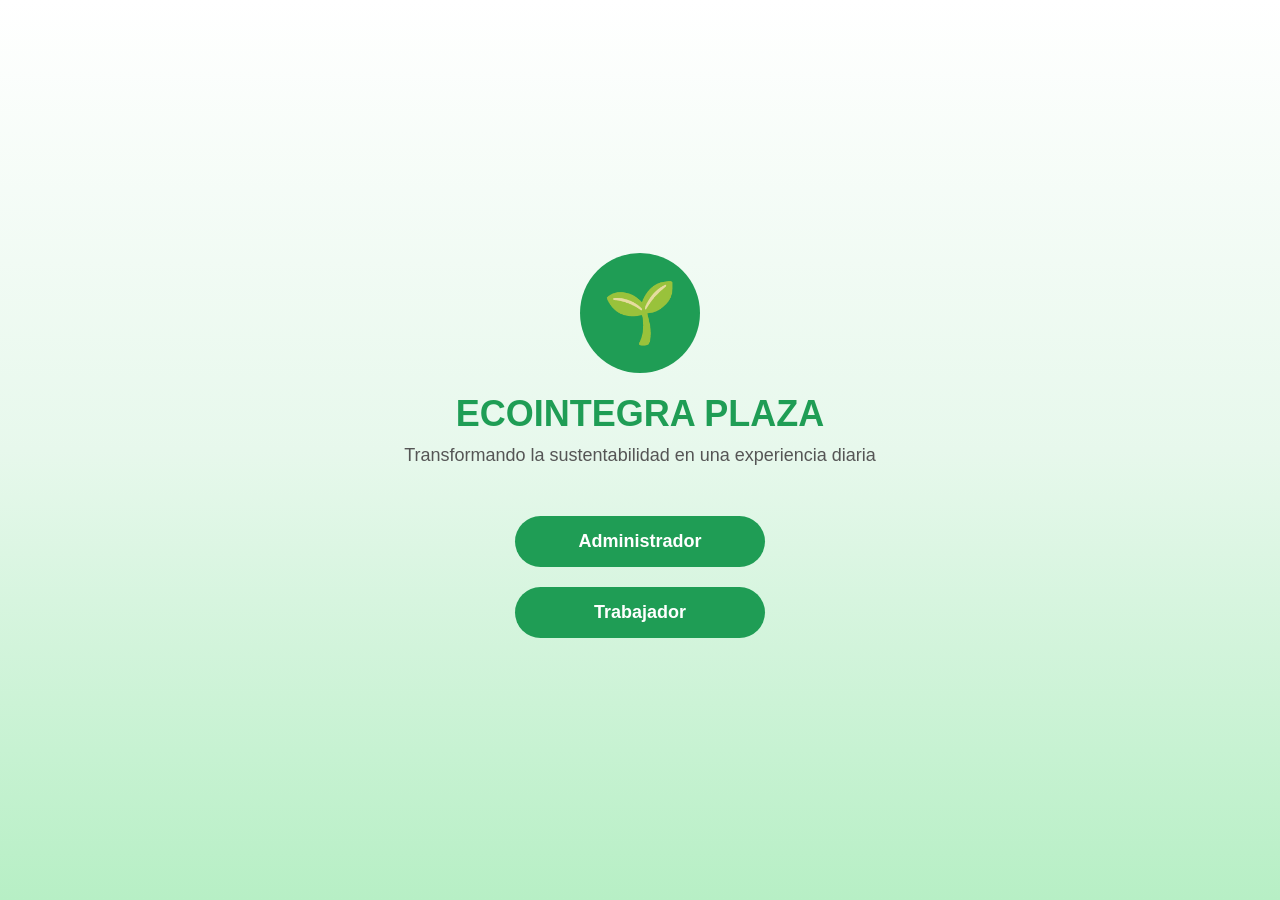
<file: Index.html>
<!DOCTYPE html>
<html lang="es">
<head>
<meta charset="UTF-8">
<meta name="viewport" content="width=device-width, initial-scale=1.0">
<title>ECOINTEGRA PLAZA</title>

<link rel="stylesheet" href="css/style.css">

<style>

.hero{
height:100vh;
display:flex;
flex-direction:column;
justify-content:center;
align-items:center;
text-align:center;
padding:20px;
background:linear-gradient(
180deg,
#ffffff,
#e7f8ec,
#b7efc5
);
}

.logo-circle{
width:120px;
height:120px;
background:#1f9d55;
border-radius:50%;
display:flex;
align-items:center;
justify-content:center;
font-size:60px;
color:white;
margin-bottom:20px;
}

.app-name{
font-size:36px;
font-weight:bold;
color:#1f9d55;
margin-bottom:10px;
}

.subtitle{
font-size:18px;
margin-bottom:40px;
color:#555;
}

.role-btn{
width:250px;
padding:15px;
margin:10px;
border:none;
border-radius:30px;
background:#1f9d55;
color:white;
font-size:18px;
font-weight:bold;
text-decoration:none;
display:block;
}

.role-btn:hover{
opacity:0.9;
}

</style>

</head>

<body>

<div class="hero">

<div class="logo-circle">
🌱
</div>

<div class="app-name">
ECOINTEGRA PLAZA
</div>

<div class="subtitle">
Transformando la sustentabilidad en una experiencia diaria
</div>

<a href="dashboard.html" class="role-btn">
Administrador
</a>

<a href="dashboard.html" class="role-btn">
Trabajador
</a>

</div>

</body>
</html>
</file>
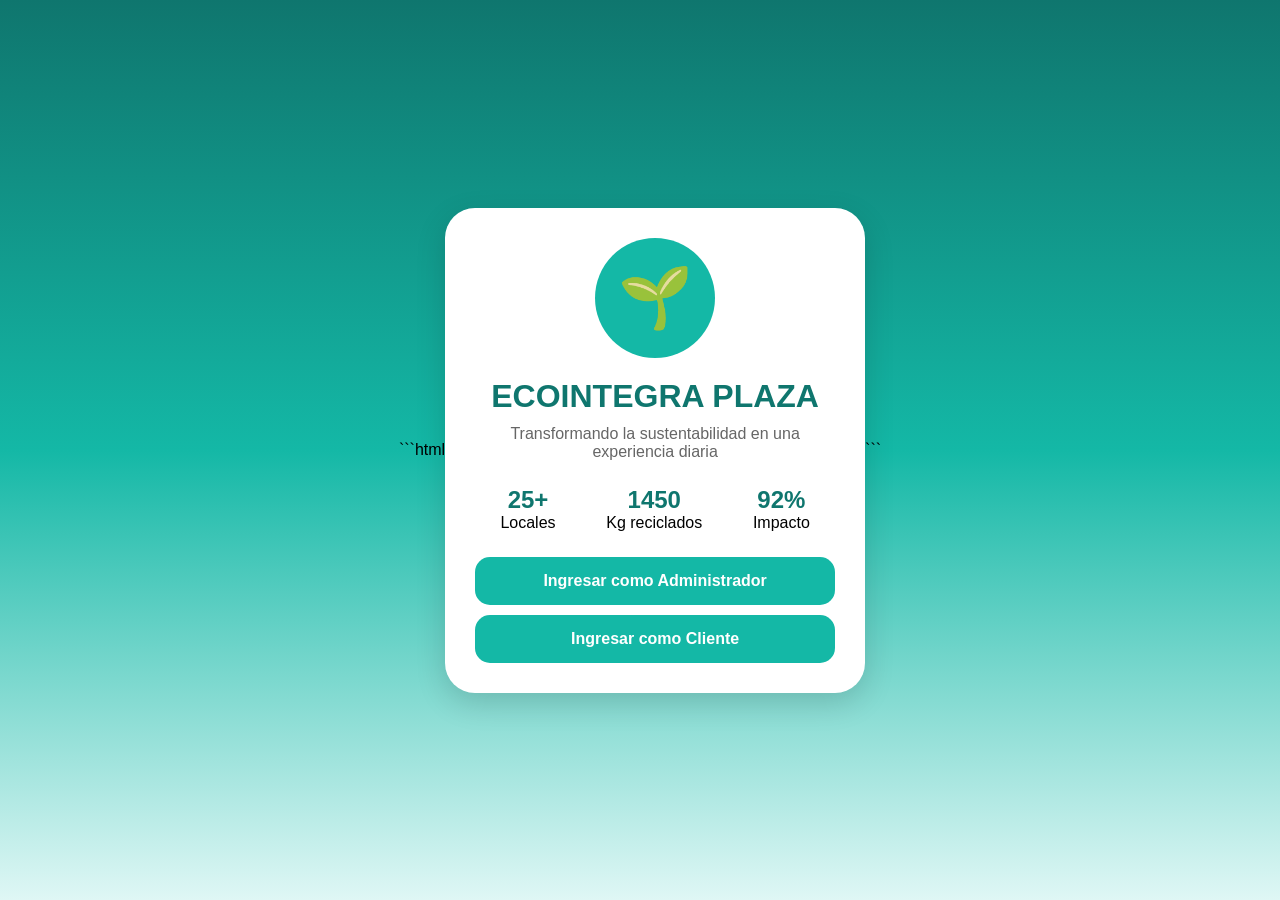
<file: index.html>
```html
<!DOCTYPE html>
<html lang="es">
<head>
<meta charset="UTF-8">
<meta name="viewport" content="width=device-width, initial-scale=1.0">
<title>ECOINTEGRA PLAZA</title>

<style>

*{
margin:0;
padding:0;
box-sizing:border-box;
font-family:Arial,sans-serif;
}

body{
height:100vh;
background:linear-gradient(
180deg,
#0f766e,
#14b8a6,
#dff7f5
);
display:flex;
justify-content:center;
align-items:center;
padding:20px;
}

.card{
background:white;
width:100%;
max-width:420px;
border-radius:30px;
padding:30px;
text-align:center;
box-shadow:0 10px 30px rgba(0,0,0,.15);
}

.logo{
width:120px;
height:120px;
margin:auto;
background:#14b8a6;
border-radius:50%;
display:flex;
align-items:center;
justify-content:center;
font-size:60px;
margin-bottom:20px;
}

h1{
color:#0f766e;
margin-bottom:10px;
}

.subtitle{
color:#666;
margin-bottom:25px;
}

.stats{
display:flex;
justify-content:space-around;
margin-bottom:25px;
}

.stat h2{
color:#0f766e;
}

.btn{
display:block;
background:#14b8a6;
color:white;
padding:15px;
border-radius:15px;
text-decoration:none;
font-weight:bold;
margin-top:10px;
}

</style>
</head>

<body>

<div class="card">

<div class="logo">
🌱
</div>

<h1>ECOINTEGRA PLAZA</h1>

<p class="subtitle">
Transformando la sustentabilidad en una experiencia diaria
</p>

<div class="stats">

<div class="stat">
<h2>25+</h2>
<p>Locales</p>
</div>

<div class="stat">
<h2>1450</h2>
<p>Kg reciclados</p>
</div>

<div class="stat">
<h2>92%</h2>
<p>Impacto</p>
</div>

</div>

<a class="btn" href="dashboard.html">
Ingresar como Administrador
</a>

<a class="btn" href="cliente.html">
Ingresar como Cliente
</a>

</div>

</body>
</html>
```
</file>
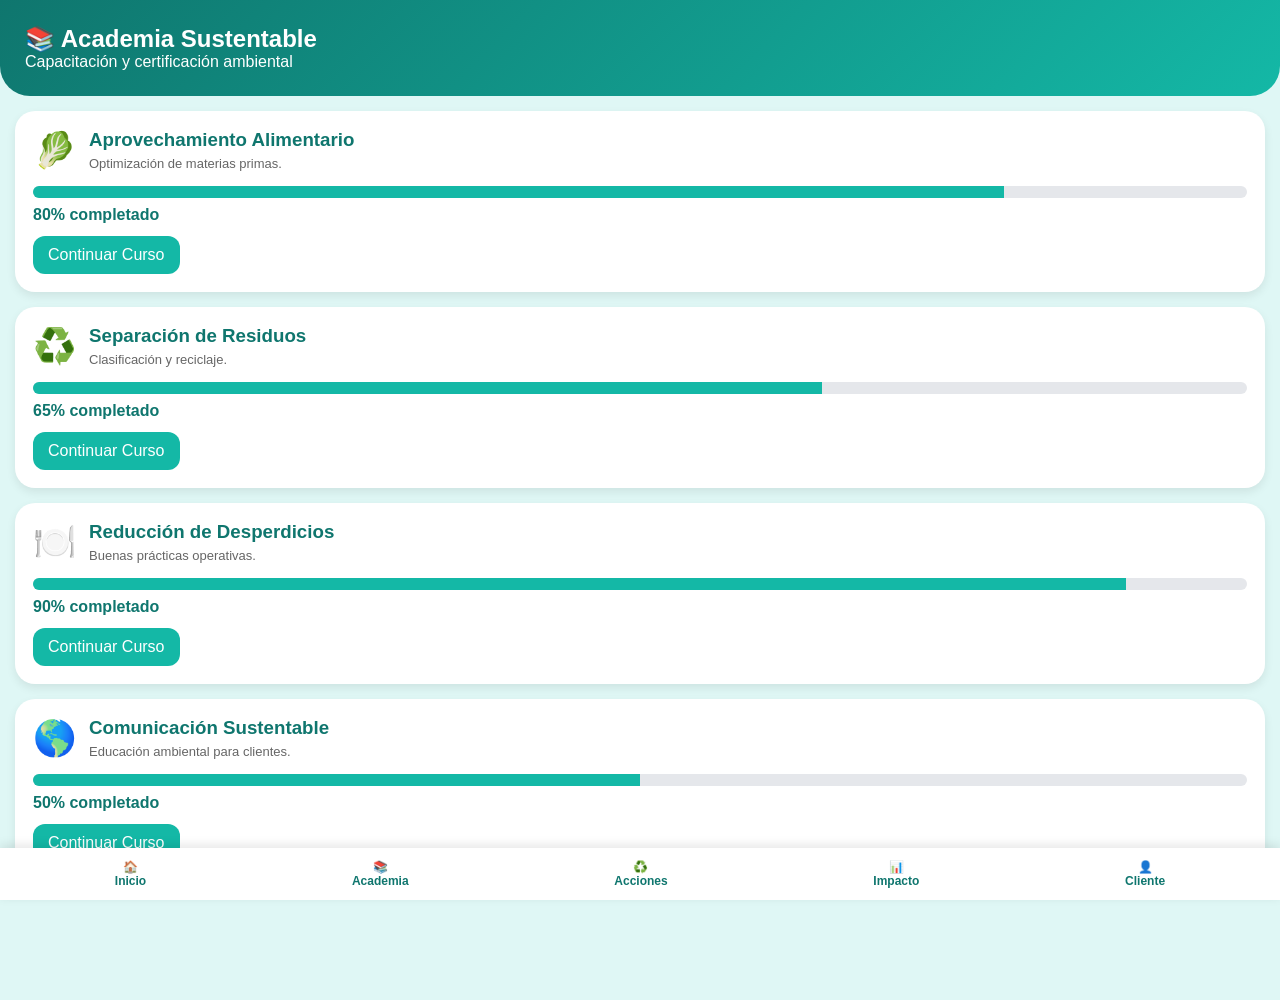
<file: academia.html>
<!DOCTYPE html>
<html lang="es">
<head>
<meta charset="UTF-8">
<meta name="viewport" content="width=device-width, initial-scale=1.0">
<title>Academia Sustentable</title>

<style>

*{
margin:0;
padding:0;
box-sizing:border-box;
font-family:Arial,sans-serif;
}

body{
background:#dff7f5;
padding-bottom:90px;
}

.header{
background:linear-gradient(135deg,#0f766e,#14b8a6);
color:white;
padding:25px;
border-radius:0 0 30px 30px;
}

.header h1{
font-size:24px;
}

.container{
padding:15px;
}

.course{
background:white;
border-radius:20px;
padding:18px;
margin-bottom:15px;
box-shadow:0 4px 10px rgba(0,0,0,.08);
}

.course-top{
display:flex;
align-items:center;
margin-bottom:12px;
}

.icon{
font-size:35px;
margin-right:12px;
}

.course h3{
color:#0f766e;
}

.course p{
font-size:13px;
color:#666;
margin-top:5px;
}

.progress{
height:12px;
background:#e5e7eb;
border-radius:10px;
overflow:hidden;
margin-top:15px;
}

.progress-bar{
height:100%;
background:#14b8a6;
}

.percent{
margin-top:8px;
font-weight:bold;
color:#0f766e;
}

.btn{
display:inline-block;
margin-top:12px;
background:#14b8a6;
color:white;
padding:10px 15px;
border-radius:12px;
text-decoration:none;
}

.bottom-nav{
position:fixed;
bottom:0;
left:0;
width:100%;
background:white;
display:flex;
justify-content:space-around;
padding:12px;
box-shadow:0 -3px 10px rgba(0,0,0,.1);
}

.bottom-nav a{
text-decoration:none;
color:#0f766e;
font-size:12px;
font-weight:bold;
text-align:center;
}

</style>
</head>

<body>

<div class="header">
<h1>📚 Academia Sustentable</h1>
<p>Capacitación y certificación ambiental</p>
</div>

<div class="container">

<div class="course">
<div class="course-top">
<div class="icon">🥬</div>
<div>
<h3>Aprovechamiento Alimentario</h3>
<p>Optimización de materias primas.</p>
</div>
</div>

<div class="progress">
<div class="progress-bar" style="width:80%"></div>
</div>

<div class="percent">80% completado</div>

<a href="#" class="btn">Continuar Curso</a>
</div>

<div class="course">
<div class="course-top">
<div class="icon">♻️</div>
<div>
<h3>Separación de Residuos</h3>
<p>Clasificación y reciclaje.</p>
</div>
</div>

<div class="progress">
<div class="progress-bar" style="width:65%"></div>
</div>

<div class="percent">65% completado</div>

<a href="#" class="btn">Continuar Curso</a>
</div>

<div class="course">
<div class="course-top">
<div class="icon">🍽️</div>
<div>
<h3>Reducción de Desperdicios</h3>
<p>Buenas prácticas operativas.</p>
</div>
</div>

<div class="progress">
<div class="progress-bar" style="width:90%"></div>
</div>

<div class="percent">90% completado</div>

<a href="#" class="btn">Continuar Curso</a>
</div>

<div class="course">
<div class="course-top">
<div class="icon">🌎</div>
<div>
<h3>Comunicación Sustentable</h3>
<p>Educación ambiental para clientes.</p>
</div>
</div>

<div class="progress">
<div class="progress-bar" style="width:50%"></div>
</div>

<div class="percent">50% completado</div>

<a href="#" class="btn">Continuar Curso</a>
</div>

</div>

<div class="bottom-nav">
<a href="dashboard.html">🏠<br>Inicio</a>
<a href="academia.html">📚<br>Academia</a>
<a href="acciones.html">♻️<br>Acciones</a>
<a href="impacto.html">📊<br>Impacto</a>
<a href="cliente.html">👤<br>Cliente</a>
</div>

</body>
</html>
</file>
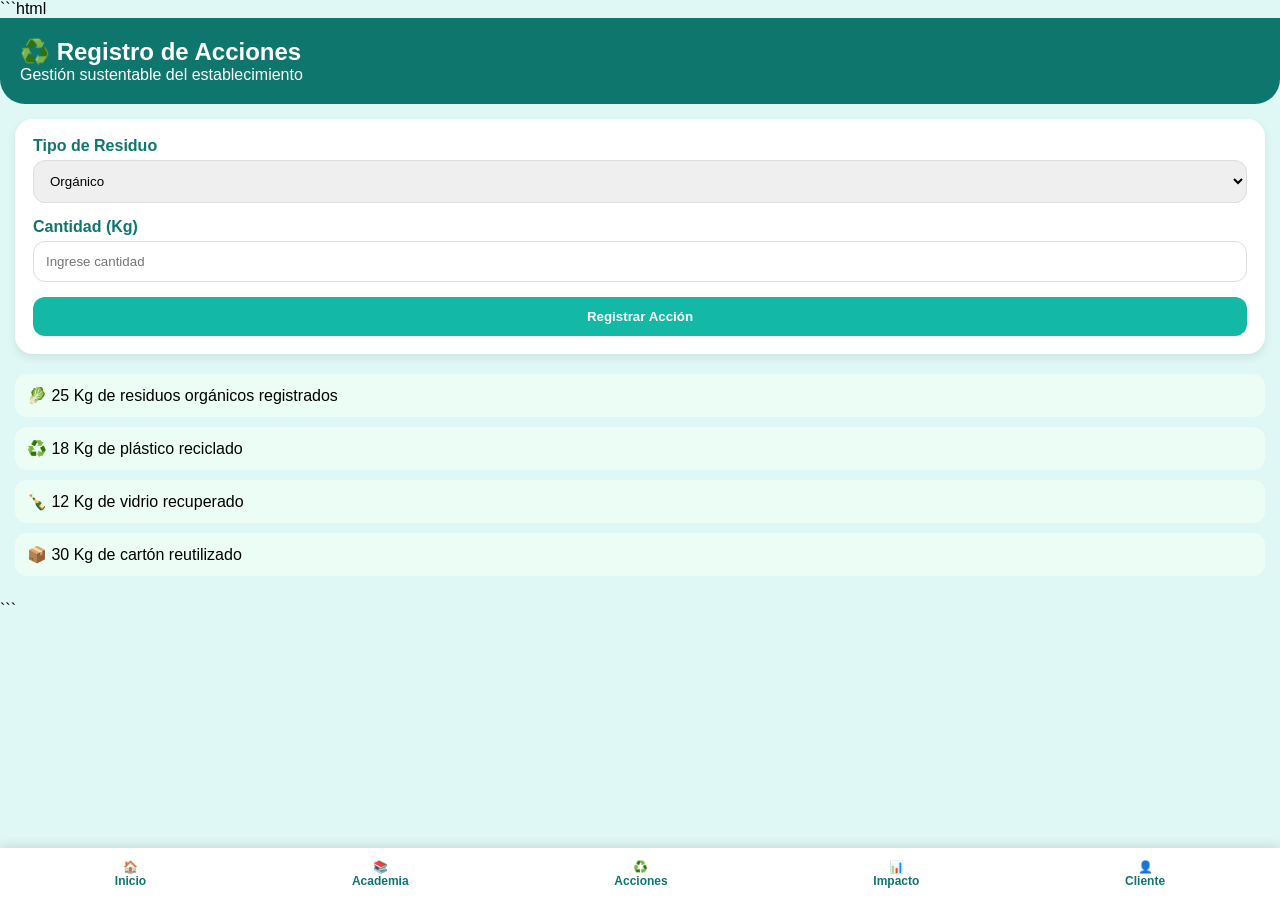
<file: acciones.html>
```html
<!DOCTYPE html>
<html lang="es">
<head>
<meta charset="UTF-8">
<meta name="viewport" content="width=device-width, initial-scale=1.0">
<title>Registro de Acciones</title>

<style>

*{
margin:0;
padding:0;
box-sizing:border-box;
font-family:Arial,sans-serif;
}

body{
background:#dff7f5;
padding-bottom:90px;
}

.header{
background:#0f766e;
color:white;
padding:20px;
border-radius:0 0 25px 25px;
}

.container{
padding:15px;
}

.card{
background:white;
padding:18px;
border-radius:18px;
margin-bottom:15px;
box-shadow:0 4px 10px rgba(0,0,0,.08);
}

label{
display:block;
margin-bottom:5px;
font-weight:bold;
color:#0f766e;
}

input, select{
width:100%;
padding:12px;
border:1px solid #ddd;
border-radius:12px;
margin-bottom:15px;
}

.btn{
width:100%;
padding:12px;
background:#14b8a6;
color:white;
border:none;
border-radius:12px;
font-weight:bold;
}

.history{
margin-top:20px;
}

.item{
background:#ecfdf5;
padding:12px;
border-radius:12px;
margin-bottom:10px;
}

.bottom-nav{
position:fixed;
bottom:0;
left:0;
width:100%;
background:white;
display:flex;
justify-content:space-around;
padding:12px;
box-shadow:0 -3px 10px rgba(0,0,0,.1);
}

.bottom-nav a{
text-decoration:none;
color:#0f766e;
font-size:12px;
font-weight:bold;
text-align:center;
}

</style>
</head>

<body>

<div class="header">
<h2>♻️ Registro de Acciones</h2>
<p>Gestión sustentable del establecimiento</p>
</div>

<div class="container">

<div class="card">

<label>Tipo de Residuo</label>

<select>
<option>Orgánico</option>
<option>Plástico</option>
<option>Vidrio</option>
<option>Cartón</option>
<option>Aceite usado</option>
</select>

<label>Cantidad (Kg)</label>

<input type="number" placeholder="Ingrese cantidad">

<button class="btn">
Registrar Acción
</button>

</div>

<div class="history">

<div class="item">
🥬 25 Kg de residuos orgánicos registrados
</div>

<div class="item">
♻️ 18 Kg de plástico reciclado
</div>

<div class="item">
🍾 12 Kg de vidrio recuperado
</div>

<div class="item">
📦 30 Kg de cartón reutilizado
</div>

</div>

</div>

<div class="bottom-nav">
<a href="dashboard.html">🏠<br>Inicio</a>
<a href="academia.html">📚<br>Academia</a>
<a href="acciones.html">♻️<br>Acciones</a>
<a href="impacto.html">📊<br>Impacto</a>
<a href="cliente.html">👤<br>Cliente</a>
</div>

</body>
</html>
```
</file>
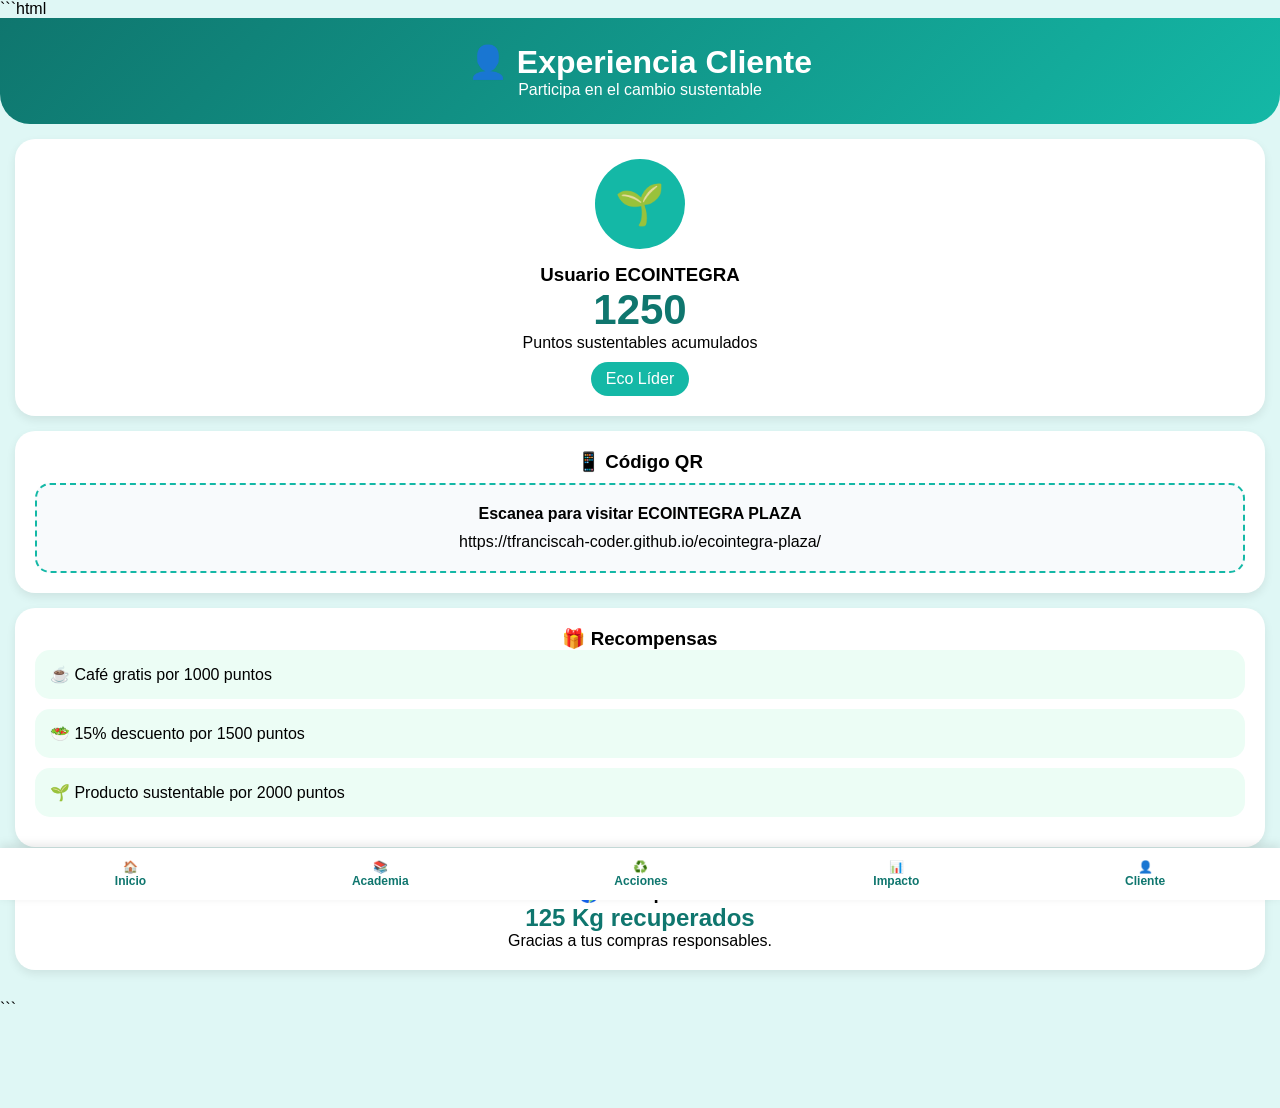
<file: cliente.html>
```html
<!DOCTYPE html>
<html lang="es">
<head>
<meta charset="UTF-8">
<meta name="viewport" content="width=device-width, initial-scale=1.0">
<title>Experiencia Cliente</title>

<style>

*{
margin:0;
padding:0;
box-sizing:border-box;
font-family:Arial,sans-serif;
}

body{
background:#dff7f5;
padding-bottom:90px;
}

.header{
background:linear-gradient(135deg,#0f766e,#14b8a6);
color:white;
padding:25px;
border-radius:0 0 30px 30px;
text-align:center;
}

.container{
padding:15px;
}

.card{
background:white;
padding:20px;
border-radius:20px;
margin-bottom:15px;
box-shadow:0 4px 10px rgba(0,0,0,.08);
text-align:center;
}

.avatar{
width:90px;
height:90px;
border-radius:50%;
background:#14b8a6;
margin:auto;
display:flex;
align-items:center;
justify-content:center;
font-size:40px;
color:white;
margin-bottom:15px;
}

.points{
font-size:42px;
font-weight:bold;
color:#0f766e;
}

.badge{
display:inline-block;
background:#14b8a6;
color:white;
padding:8px 15px;
border-radius:20px;
margin-top:10px;
}

.reward{
background:#ecfdf5;
padding:15px;
border-radius:15px;
margin-bottom:10px;
text-align:left;
}

.qr-box{
background:#f8fafc;
padding:20px;
border-radius:15px;
border:2px dashed #14b8a6;
margin-top:10px;
}

.bottom-nav{
position:fixed;
bottom:0;
left:0;
width:100%;
background:white;
display:flex;
justify-content:space-around;
padding:12px;
box-shadow:0 -3px 10px rgba(0,0,0,.1);
}

.bottom-nav a{
text-decoration:none;
color:#0f766e;
font-size:12px;
font-weight:bold;
text-align:center;
}

</style>
</head>

<body>

<div class="header">
<h1>👤 Experiencia Cliente</h1>
<p>Participa en el cambio sustentable</p>
</div>

<div class="container">

<div class="card">

<div class="avatar">
🌱
</div>

<h3>Usuario ECOINTEGRA</h3>

<div class="points">
1250
</div>

<p>Puntos sustentables acumulados</p>

<div class="badge">
Eco Líder
</div>

</div>

<div class="card">

<h3>📱 Código QR</h3>

<div class="qr-box">

<p><strong>Escanea para visitar ECOINTEGRA PLAZA</strong></p>

<p style="margin-top:10px;">
https://tfranciscah-coder.github.io/ecointegra-plaza/
</p>

</div>

</div>

<div class="card">

<h3>🎁 Recompensas</h3>

<div class="reward">
☕ Café gratis por 1000 puntos
</div>

<div class="reward">
🥗 15% descuento por 1500 puntos
</div>

<div class="reward">
🌱 Producto sustentable por 2000 puntos
</div>

</div>

<div class="card">

<h3>🌎 Tu Impacto</h3>

<h2 style="color:#0f766e;">
125 Kg recuperados
</h2>

<p>
Gracias a tus compras responsables.
</p>

</div>

</div>

<div class="bottom-nav">
<a href="dashboard.html">🏠<br>Inicio</a>
<a href="academia.html">📚<br>Academia</a>
<a href="acciones.html">♻️<br>Acciones</a>
<a href="impacto.html">📊<br>Impacto</a>
<a href="cliente.html">👤<br>Cliente</a>
</div>

</body>
</html>
```
</file>
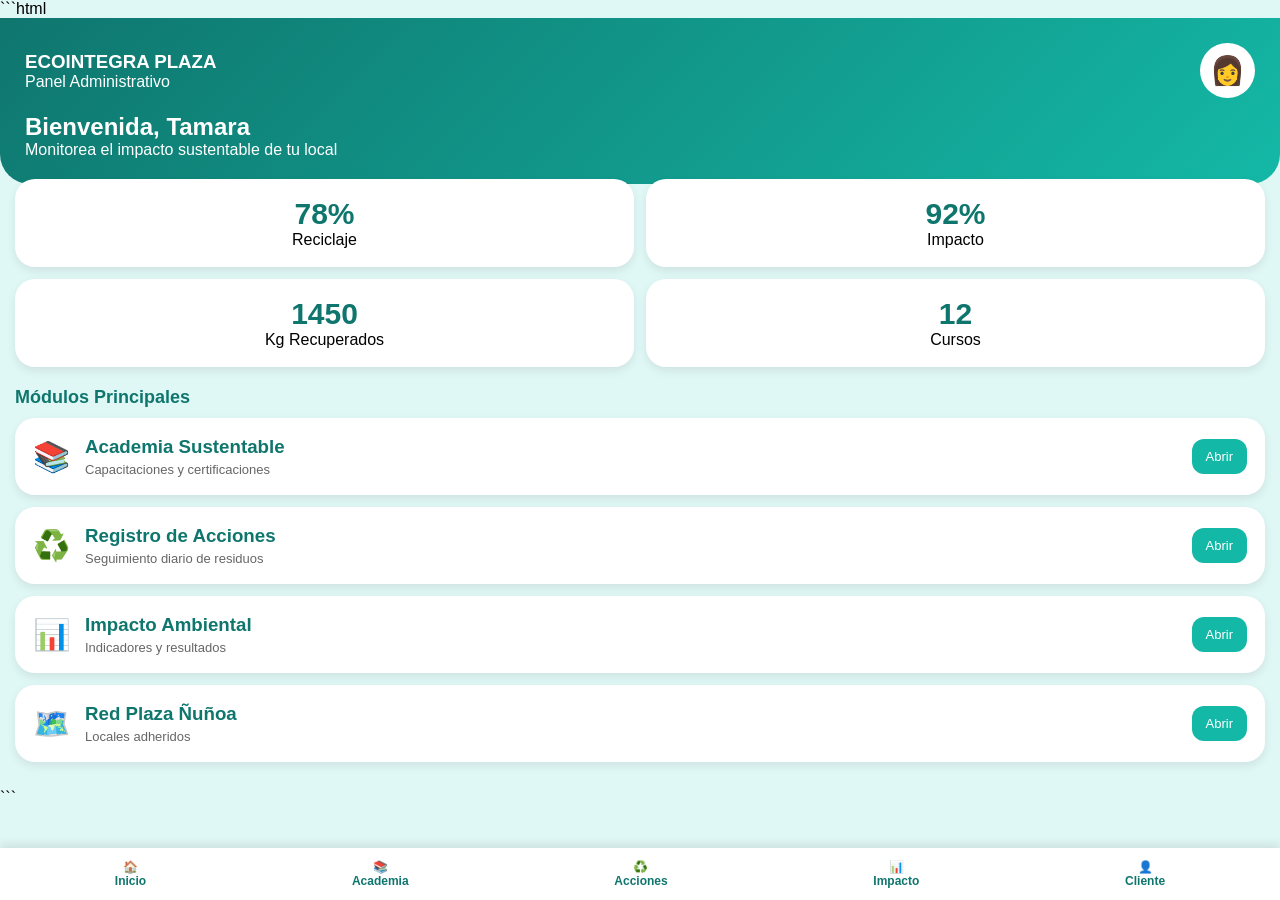
<file: dashboard.html>
```html
<!DOCTYPE html>
<html lang="es">
<head>
<meta charset="UTF-8">
<meta name="viewport" content="width=device-width, initial-scale=1.0">
<title>Dashboard Premium</title>

<style>

*{
margin:0;
padding:0;
box-sizing:border-box;
font-family:Arial,sans-serif;
}

body{
background:#dff7f5;
padding-bottom:90px;
}

.header{
background:linear-gradient(135deg,#0f766e,#14b8a6);
color:white;
padding:25px;
border-radius:0 0 30px 30px;
}

.user{
display:flex;
align-items:center;
justify-content:space-between;
}

.avatar{
width:55px;
height:55px;
border-radius:50%;
background:white;
display:flex;
align-items:center;
justify-content:center;
font-size:28px;
}

.welcome{
margin-top:15px;
}

.welcome h2{
font-size:24px;
}

.container{
padding:15px;
}

.grid{
display:grid;
grid-template-columns:1fr 1fr;
gap:12px;
margin-top:-20px;
}

.metric{
background:white;
border-radius:20px;
padding:18px;
text-align:center;
box-shadow:0 4px 10px rgba(0,0,0,.08);
}

.metric h2{
color:#0f766e;
font-size:30px;
}

.section-title{
margin:20px 0 10px;
font-size:18px;
font-weight:bold;
color:#0f766e;
}

.module{
background:white;
padding:18px;
border-radius:20px;
margin-bottom:12px;
box-shadow:0 4px 10px rgba(0,0,0,.08);
display:flex;
align-items:center;
justify-content:space-between;
}

.icon{
font-size:30px;
}

.info{
flex:1;
margin-left:15px;
}

.info h3{
color:#0f766e;
}

.info p{
font-size:13px;
color:#666;
margin-top:4px;
}

.btn{
background:#14b8a6;
color:white;
padding:10px 14px;
border-radius:12px;
text-decoration:none;
font-size:13px;
}

.bottom-nav{
position:fixed;
bottom:0;
left:0;
width:100%;
background:white;
display:flex;
justify-content:space-around;
padding:12px;
box-shadow:0 -3px 10px rgba(0,0,0,.1);
}

.bottom-nav a{
text-decoration:none;
color:#0f766e;
font-size:12px;
font-weight:bold;
text-align:center;
}

</style>
</head>

<body>

<div class="header">

<div class="user">
<div>
<h3>ECOINTEGRA PLAZA</h3>
<p>Panel Administrativo</p>
</div>

<div class="avatar">
👩
</div>
</div>

<div class="welcome">
<h2>Bienvenida, Tamara</h2>
<p>Monitorea el impacto sustentable de tu local</p>
</div>

</div>

<div class="container">

<div class="grid">

<div class="metric">
<h2>78%</h2>
<p>Reciclaje</p>
</div>

<div class="metric">
<h2>92%</h2>
<p>Impacto</p>
</div>

<div class="metric">
<h2>1450</h2>
<p>Kg Recuperados</p>
</div>

<div class="metric">
<h2>12</h2>
<p>Cursos</p>
</div>

</div>

<div class="section-title">
Módulos Principales
</div>

<div class="module">
<div class="icon">📚</div>
<div class="info">
<h3>Academia Sustentable</h3>
<p>Capacitaciones y certificaciones</p>
</div>
<a href="academia.html" class="btn">Abrir</a>
</div>

<div class="module">
<div class="icon">♻️</div>
<div class="info">
<h3>Registro de Acciones</h3>
<p>Seguimiento diario de residuos</p>
</div>
<a href="acciones.html" class="btn">Abrir</a>
</div>

<div class="module">
<div class="icon">📊</div>
<div class="info">
<h3>Impacto Ambiental</h3>
<p>Indicadores y resultados</p>
</div>
<a href="impacto.html" class="btn">Abrir</a>
</div>

<div class="module">
<div class="icon">🗺️</div>
<div class="info">
<h3>Red Plaza Ñuñoa</h3>
<p>Locales adheridos</p>
</div>
<a href="red.html" class="btn">Abrir</a>
</div>

</div>

<div class="bottom-nav">
<a href="dashboard.html">🏠<br>Inicio</a>
<a href="academia.html">📚<br>Academia</a>
<a href="acciones.html">♻️<br>Acciones</a>
<a href="impacto.html">📊<br>Impacto</a>
<a href="cliente.html">👤<br>Cliente</a>
</div>

</body>
</html>
```
</file>
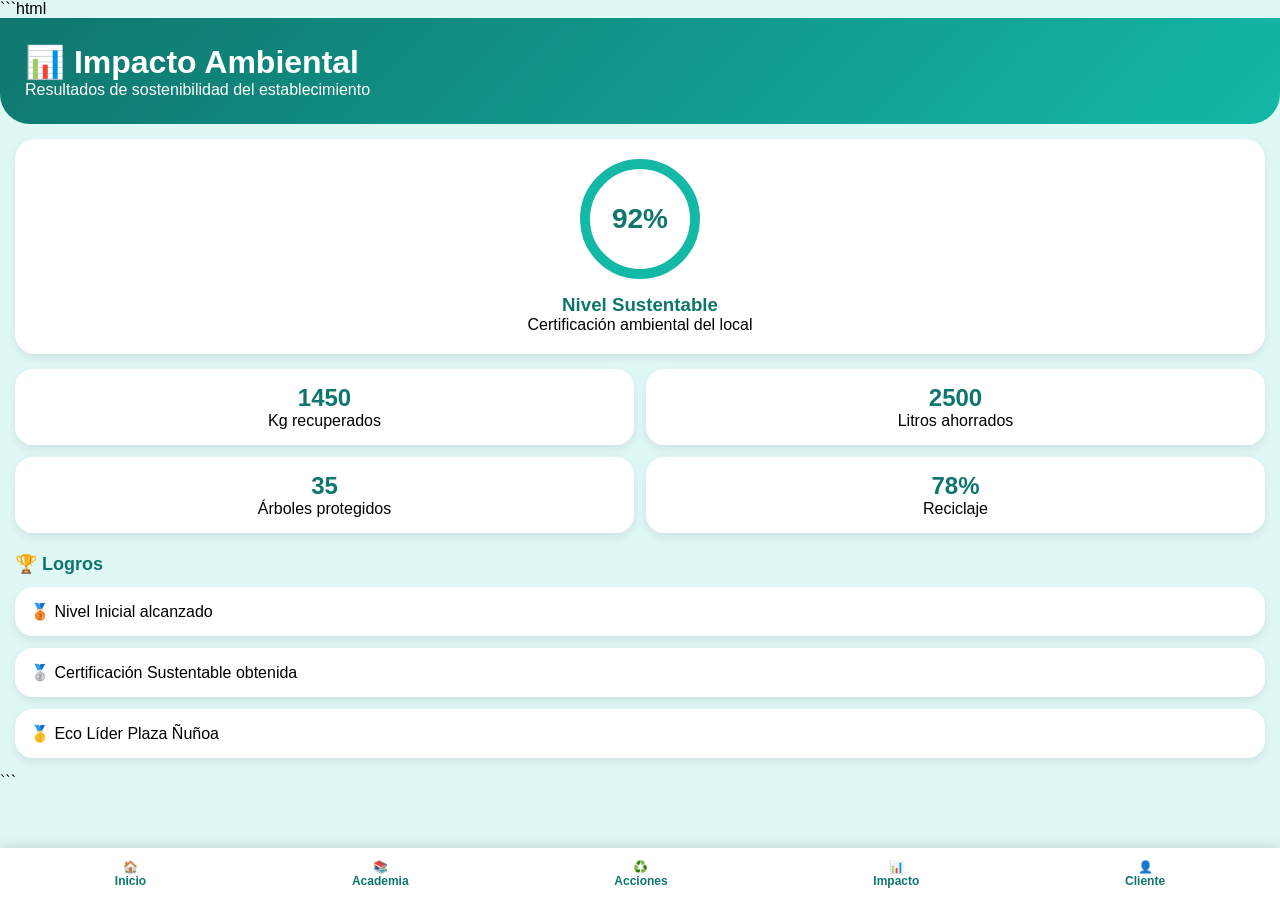
<file: impacto.html>
```html
<!DOCTYPE html>
<html lang="es">
<head>
<meta charset="UTF-8">
<meta name="viewport" content="width=device-width, initial-scale=1.0">
<title>Impacto Ambiental</title>

<style>

*{
margin:0;
padding:0;
box-sizing:border-box;
font-family:Arial,sans-serif;
}

body{
background:#dff7f5;
padding-bottom:90px;
}

.header{
background:linear-gradient(135deg,#0f766e,#14b8a6);
color:white;
padding:25px;
border-radius:0 0 30px 30px;
}

.container{
padding:15px;
}

.circle-card{
background:white;
padding:20px;
border-radius:20px;
margin-bottom:15px;
box-shadow:0 4px 10px rgba(0,0,0,.08);
text-align:center;
}

.circle{
width:120px;
height:120px;
border-radius:50%;
border:10px solid #14b8a6;
display:flex;
align-items:center;
justify-content:center;
margin:auto;
font-size:28px;
font-weight:bold;
color:#0f766e;
}

.metric-grid{
display:grid;
grid-template-columns:1fr 1fr;
gap:12px;
margin-top:15px;
}

.metric{
background:white;
padding:15px;
border-radius:18px;
text-align:center;
box-shadow:0 4px 10px rgba(0,0,0,.08);
}

.metric h2{
color:#0f766e;
}

.achievement{
background:white;
padding:15px;
border-radius:18px;
margin-top:12px;
box-shadow:0 4px 10px rgba(0,0,0,.08);
}

.section-title{
font-size:18px;
font-weight:bold;
margin:20px 0 10px;
color:#0f766e;
}

.bottom-nav{
position:fixed;
bottom:0;
left:0;
width:100%;
background:white;
display:flex;
justify-content:space-around;
padding:12px;
box-shadow:0 -3px 10px rgba(0,0,0,.1);
}

.bottom-nav a{
text-decoration:none;
color:#0f766e;
font-size:12px;
font-weight:bold;
text-align:center;
}

</style>
</head>

<body>

<div class="header">
<h1>📊 Impacto Ambiental</h1>
<p>Resultados de sostenibilidad del establecimiento</p>
</div>

<div class="container">

<div class="circle-card">

<div class="circle">
92%
</div>

<h3 style="margin-top:15px;color:#0f766e;">
Nivel Sustentable
</h3>

<p>
Certificación ambiental del local
</p>

</div>

<div class="metric-grid">

<div class="metric">
<h2>1450</h2>
<p>Kg recuperados</p>
</div>

<div class="metric">
<h2>2500</h2>
<p>Litros ahorrados</p>
</div>

<div class="metric">
<h2>35</h2>
<p>Árboles protegidos</p>
</div>

<div class="metric">
<h2>78%</h2>
<p>Reciclaje</p>
</div>

</div>

<div class="section-title">
🏆 Logros
</div>

<div class="achievement">
🥉 Nivel Inicial alcanzado
</div>

<div class="achievement">
🥈 Certificación Sustentable obtenida
</div>

<div class="achievement">
🥇 Eco Líder Plaza Ñuñoa
</div>

</div>

<div class="bottom-nav">
<a href="dashboard.html">🏠<br>Inicio</a>
<a href="academia.html">📚<br>Academia</a>
<a href="acciones.html">♻️<br>Acciones</a>
<a href="impacto.html">📊<br>Impacto</a>
<a href="cliente.html">👤<br>Cliente</a>
</div>

</body>
</html>
```
</file>
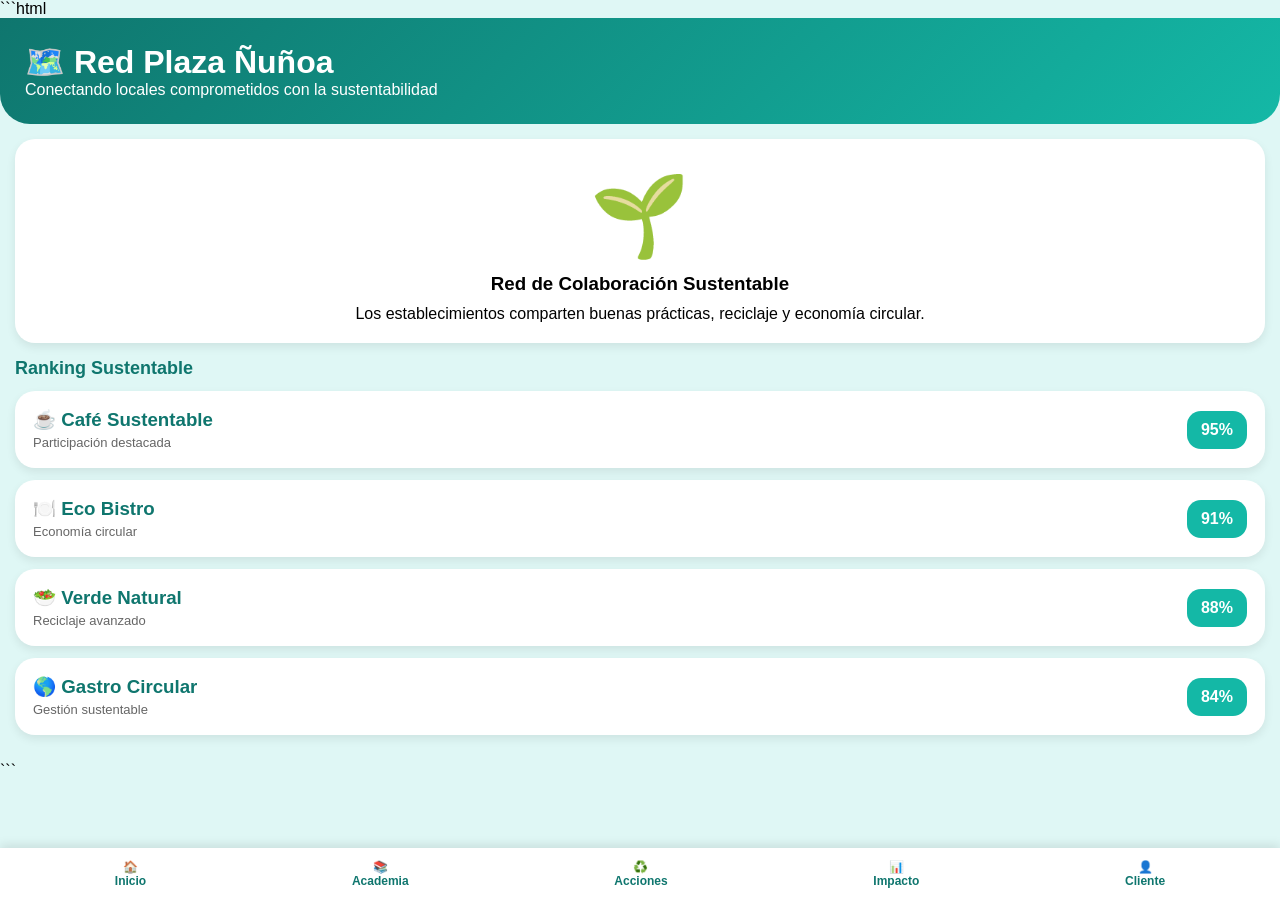
<file: red.html>
```html
<!DOCTYPE html>
<html lang="es">
<head>
<meta charset="UTF-8">
<meta name="viewport" content="width=device-width, initial-scale=1.0">
<title>Red Plaza Ñuñoa</title>

<style>

*{
margin:0;
padding:0;
box-sizing:border-box;
font-family:Arial,sans-serif;
}

body{
background:#dff7f5;
padding-bottom:90px;
}

.header{
background:linear-gradient(135deg,#0f766e,#14b8a6);
color:white;
padding:25px;
border-radius:0 0 30px 30px;
}

.container{
padding:15px;
}

.map-card{
background:white;
padding:20px;
border-radius:20px;
text-align:center;
box-shadow:0 4px 10px rgba(0,0,0,.08);
margin-bottom:15px;
}

.map-icon{
font-size:80px;
margin:10px 0;
}

.local{
background:white;
padding:18px;
border-radius:20px;
margin-bottom:12px;
box-shadow:0 4px 10px rgba(0,0,0,.08);
display:flex;
justify-content:space-between;
align-items:center;
}

.info h3{
color:#0f766e;
margin-bottom:4px;
}

.info p{
font-size:13px;
color:#666;
}

.score{
background:#14b8a6;
color:white;
padding:10px 14px;
border-radius:14px;
font-weight:bold;
}

.section-title{
font-size:18px;
font-weight:bold;
color:#0f766e;
margin-bottom:12px;
}

.bottom-nav{
position:fixed;
bottom:0;
left:0;
width:100%;
background:white;
display:flex;
justify-content:space-around;
padding:12px;
box-shadow:0 -3px 10px rgba(0,0,0,.1);
}

.bottom-nav a{
text-decoration:none;
color:#0f766e;
font-size:12px;
font-weight:bold;
text-align:center;
}

</style>
</head>

<body>

<div class="header">
<h1>🗺️ Red Plaza Ñuñoa</h1>
<p>Conectando locales comprometidos con la sustentabilidad</p>
</div>

<div class="container">

<div class="map-card">

<div class="map-icon">
🌱
</div>

<h3>Red de Colaboración Sustentable</h3>

<p style="margin-top:10px;">
Los establecimientos comparten buenas prácticas,
reciclaje y economía circular.
</p>

</div>

<div class="section-title">
Ranking Sustentable
</div>

<div class="local">
<div class="info">
<h3>☕ Café Sustentable</h3>
<p>Participación destacada</p>
</div>
<div class="score">95%</div>
</div>

<div class="local">
<div class="info">
<h3>🍽️ Eco Bistro</h3>
<p>Economía circular</p>
</div>
<div class="score">91%</div>
</div>

<div class="local">
<div class="info">
<h3>🥗 Verde Natural</h3>
<p>Reciclaje avanzado</p>
</div>
<div class="score">88%</div>
</div>

<div class="local">
<div class="info">
<h3>🌎 Gastro Circular</h3>
<p>Gestión sustentable</p>
</div>
<div class="score">84%</div>
</div>

</div>

<div class="bottom-nav">
<a href="dashboard.html">🏠<br>Inicio</a>
<a href="academia.html">📚<br>Academia</a>
<a href="acciones.html">♻️<br>Acciones</a>
<a href="impacto.html">📊<br>Impacto</a>
<a href="cliente.html">👤<br>Cliente</a>
</div>

</body>
</html>
```
</file>
<file: css/style.css>
*{
margin:0;
padding:0;
box-sizing:border-box;
font-family:Arial, sans-serif;
}

body{
background:#f2f7f3;
color:#333;
}

header{
background:#1f9d55;
color:white;
padding:20px;
text-align:center;
}

.logo{
font-size:28px;
font-weight:bold;
}

.container{
padding:20px;
max-width:500px;
margin:auto;
}

.card{
background:white;
padding:15px;
margin-bottom:15px;
border-radius:15px;
box-shadow:0 2px 8px rgba(0,0,0,0.1);
}

.btn{
display:block;
width:100%;
padding:12px;
background:#1f9d55;
color:white;
text-decoration:none;
text-align:center;
border-radius:10px;
margin-top:10px;
font-weight:bold;
}

.metric{
font-size:24px;
font-weight:bold;
color:#1f9d55;
}

.bottom-nav{
position:fixed;
bottom:0;
left:0;
width:100%;
background:white;
display:flex;
justify-content:space-around;
padding:10px;
box-shadow:0 -2px 10px rgba(0,0,0,0.1);
}

.bottom-nav a{
text-decoration:none;
color:#1f9d55;
font-size:14px;
font-weight:bold;
}
</file>
